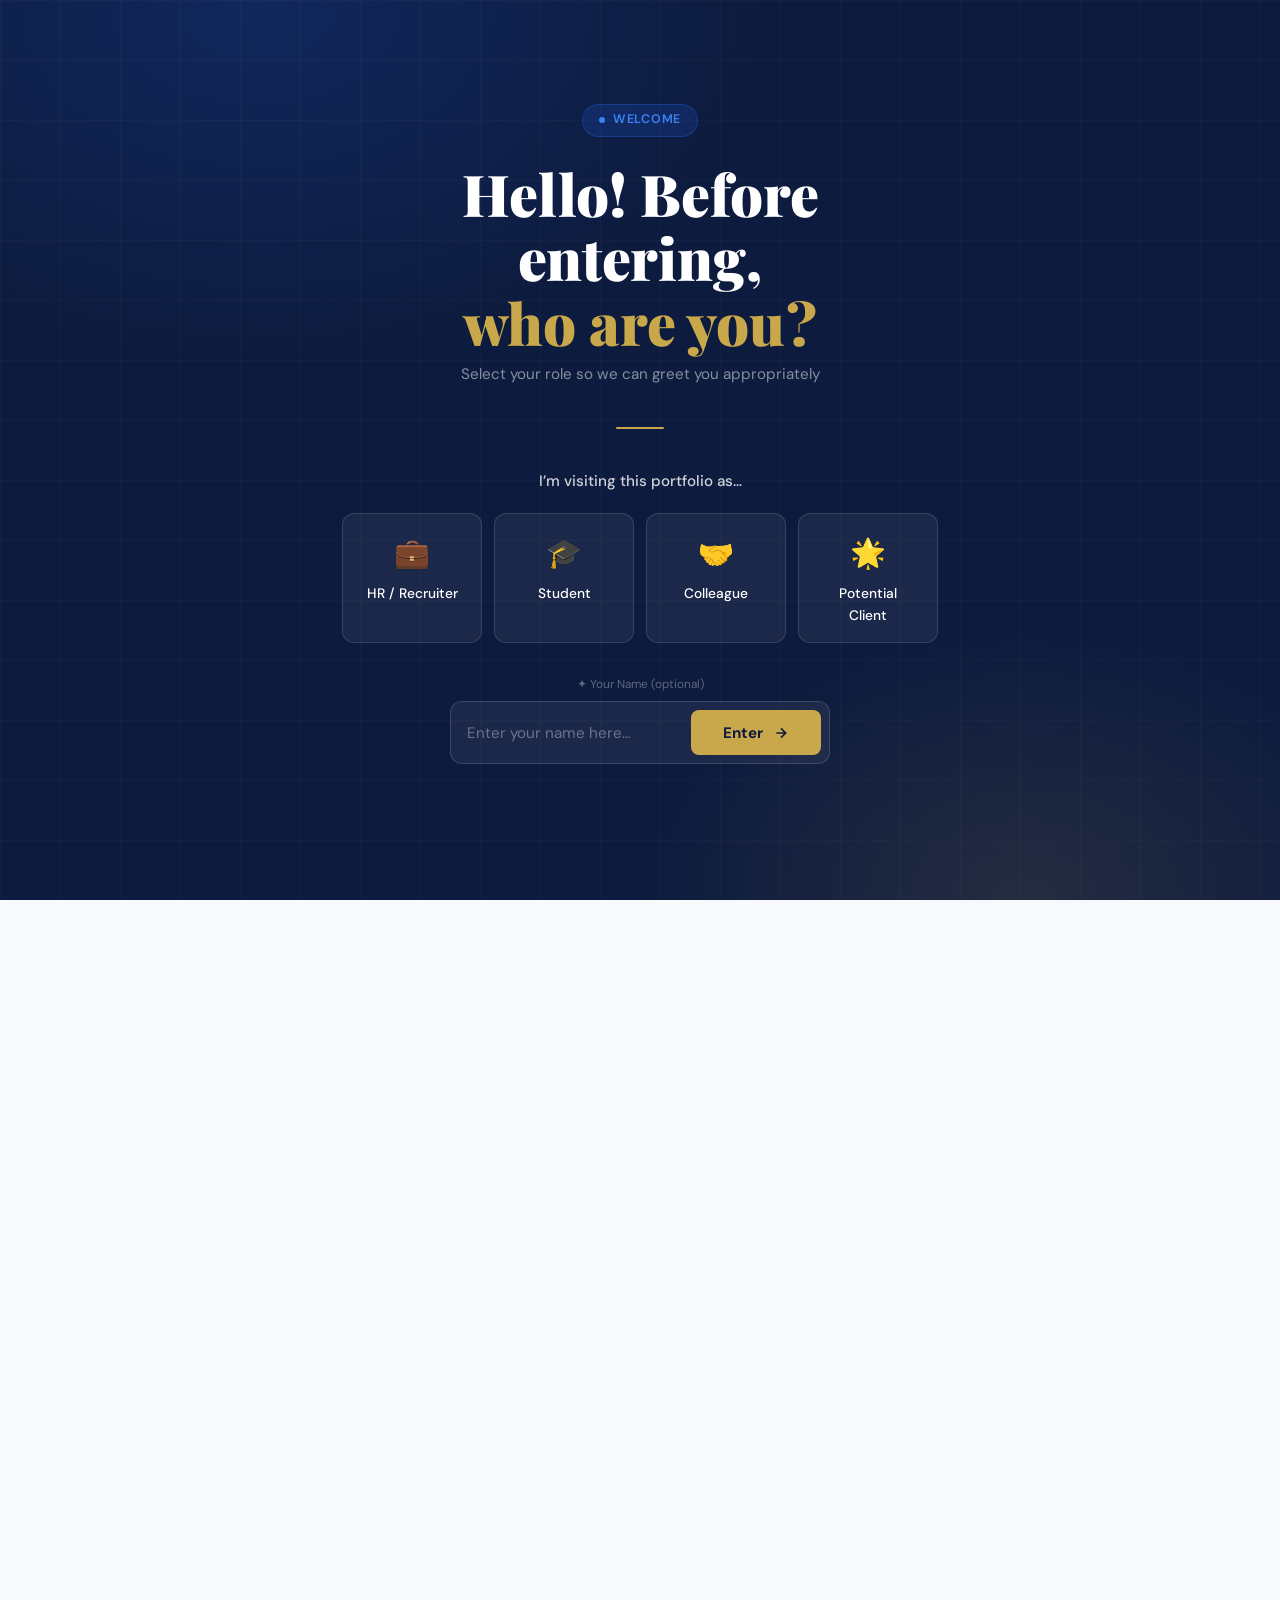
<file: index.html>
﻿<!DOCTYPE html>
<html lang="en">
<head>
  <meta charset="UTF-8" />
  <meta name="viewport" content="width=device-width, initial-scale=1.0"/>
  <title>Arkaan Hilmi Suharsoyo</title>
  <link rel="icon" type="image/png" href="assets/images/Logo Freelance.png">
  <link rel="apple-touch-icon" href="assets/images/Logo Freelance.png">
  <meta name="description" content="Master's Student in Information Systems ITS | Business Consultant | ERP Specialist | Leadership & Team Building Expert"/>
  
  <!-- Google Fonts -->
  <link rel="preconnect" href="https://fonts.googleapis.com"/>
  <link rel="preconnect" href="https://fonts.gstatic.com" crossorigin/>
  <link href="https://fonts.googleapis.com/css2?family=Playfair+Display:ital,wght@0,400;0,600;0,700;0,900;1,700&family=DM+Sans:wght@300;400;500;600&family=DM+Mono:wght@400;500&display=swap" rel="stylesheet"/>
  
  <!-- External CSS -->
  <link rel="stylesheet" href="css/style.css"/>
</head>
<body>

<!-- LANDING -->
<div id="landing">
  <div class="l-bg"><div class="l-grid"></div></div>
  <div class="l-box">
    <div class="l-badge"><span class="l-dot"></span>Welcome</div>
    <h1 class="l-title">Hello! Before entering,<br/><span>who are you?</span></h1>
    <p class="l-sub">Select your role so we can greet you appropriately</p>
    <div class="l-divider"></div>
    <p class="l-q">I’m visiting this portfolio as…</p>
    <div class="role-row">
      <div class="role-card" onclick="pickRole('HR / Recruiter',this)"><div class="role-icon">💼</div><div class="role-lbl">HR / Recruiter</div></div>
      <div class="role-card" onclick="pickRole('Student',this)"><div class="role-icon">🎓</div><div class="role-lbl">Student</div></div>
      <div class="role-card" onclick="pickRole('Colleague',this)"><div class="role-icon">🤝</div><div class="role-lbl">Colleague</div></div>
      <div class="role-card" onclick="pickRole('Potential Client',this)"><div class="role-icon">🌟</div><div class="role-lbl">Potential Client</div></div>
    </div>
    <p class="opt-lbl">✦ Your Name (optional)</p>
    <div class="name-wrap">
      <input type="text" id="vname" placeholder="Enter your name here…" maxlength="60"/>
      <button class="btn-enter" onclick="enter()">
        Enter
        <svg width="16" height="16" fill="none" viewBox="0 0 24 24" stroke="currentColor" stroke-width="2.5"><path d="M5 12h14M12 5l7 7-7 7"/></svg>
      </button>
    </div>
  </div>
</div>

<!-- NAVBAR -->
<nav id="navbar" style="display:none">
  <a href="#home" class="n-logo"><div class="n-dot"></div>Arkaan Hilmi S.</a>
  <ul class="n-links" id="nlinks">
    <li><a href="#home">Home</a></li>
    <li><a href="#education">Education</a></li>
    <li><a href="#experience">Experience</a></li>
    <li><a href="#projects">Projects</a></li>
    <li><a href="#training">Certifications</a></li>
    <li><a href="#skills-section">Skills</a></li>
    <li><a href="#gallery">Gallery</a></li>
    <li><a href="#freelance">Freelance</a></li>
    <li><a href="#msg" class="n-cta">Get in Touch</a></li>
  </ul>
  <div class="n-ham" onclick="toggleNav()"><span></span><span></span><span></span></div>
</nav>

<!-- MAIN -->
<div id="main-content">

  <!-- HOME / HERO -->
  <section id="home">
    <div class="h-blob1"></div><div class="h-blob2"></div>
    <div class="h-cont">
      <div class="h-text">
        <div class="h-badge">👋‹ <span id="hwelcome">Welcome!</span></div>
        <h1 class="h-name">Arkaan Hilmi<br/><span>Suharsoyo</span></h1>
        <div class="h-role">&gt; Master's Student in Information Systems @ ITS Surabaya</div>
        <p class="h-desc">
          A dynamic and results-driven professional with extensive leadership experience and expertise in Business Consulting, ERP Systems (SAP B1), and Business Intelligence. Leading 156 members of HMSI ITS with 96.24% KPI achievement.
        </p>
        <div class="h-tags">
          <span class="h-tag">💼 Business Consultant (SAP B1)</span>
          <span class="h-tag">📊 Machine Learning Specialist</span>
          <span class="h-tag">🤝 Chairperson HMSI ITS</span>
          <span class="h-tag">🎓 Full Scholarship Fast Track</span>
        </div>
        <div class="h-contacts">
          <a href="mailto:arkaanhilmis23@gmail.com" class="c-chip">📧 Gmail</a>
          <a href="https://linkedin.com/in/arkaanhilmisuharsoyo" target="_blank" rel="noopener" class="c-chip">💼 LinkedIn</a>
          <a href="https://github.com/ArkaanHilmiS" target="_blank" rel="noopener" class="c-chip">🐙 GitHub</a>
          <a href="https://instagram.com/arkaanhshry" target="_blank" rel="noopener" class="c-chip">📱 Instagram</a>
        </div>
        <div class="h-ctas">
          <a href="https://intip.in/PortoArkaan" target="_blank" class="btn-p">View Full Portfolio →</a>
          <a href="#msg" class="btn-o">Contact Me</a>
        </div>
      </div>
      <div class="h-card">
        <div class="p-avatar"> <img src="assets\images\Foto Hilmi.JPG" alt="Foto Hilmi"></div>
        <div class="c-name">Arkaan Hilmi Suharsoyo</div>
        <div class="c-sub">Master's Student • ITS Surabaya</div>
        <div class="s-list">
          <div class="s-item"><div class="s-label"><span class="s-name">Leadership & Team Building</span><span class="s-pct">98%</span></div><div class="s-bar"><div class="s-fill" data-w="98"></div></div></div>
          <div class="s-item"><div class="s-label"><span class="s-name">Machine Learning (Python)</span><span class="s-pct">90%</span></div><div class="s-bar"><div class="s-fill" data-w="90"></div></div></div>
          <div class="s-item"><div class="s-label"><span class="s-name">Data Visualization (Power BI)</span><span class="s-pct">85%</span></div><div class="s-bar"><div class="s-fill" data-w="85"></div></div></div>
          <div class="s-item"><div class="s-label"><span class="s-name">IT Governance (COBIT 2019)</span><span class="s-pct">85%</span></div><div class="s-bar"><div class="s-fill" data-w="85"></div></div></div>
          <div class="s-item"><div class="s-label"><span class="s-name">Web Development (Next.js, HTML, CSS, JavaScript)</span><span class="s-pct">78%</span></div><div class="s-bar"><div class="s-fill" data-w="78"></div></div></div>
          <div class="s-item"><div class="s-label"><span class="s-name">Mobile Development (Flutter)</span><span class="s-pct">78%</span></div><div class="s-bar"><div class="s-fill" data-w="78"></div></div></div>
          <div class="s-item"><div class="s-label"><span class="s-name">IoT Development (Raspberry Pi)</span><span class="s-pct">70%</span></div><div class="s-bar"><div class="s-fill" data-w="70"></div></div></div>
        </div>
        <div class="h-stats">
          <div class="stat-b"><div class="stat-n">3.66/4.00</div><div class="stat-l">GPA</div></div>
          <div class="stat-b"><div class="stat-n">156 Members</div><div class="stat-l">Team Lead HMSI</div></div>
          <div class="stat-b"><div class="stat-n">96.24%</div><div class="stat-l">KPI HMSI ITS</div></div>
        </div>
      </div>
    </div>
  </section>

  <!-- EDUCATION -->
  <section id="education" class="section s-white">
    <div class="container">
      <div class="sec-hdr reveal">
        <div class="sec-tag">🎓 Education</div> 
        <h2 class="sec-title">Academic Background</h2>
        <div class="sec-div"></div>
        <p class="sec-desc">An academic journey that built the foundation of knowledge and technical competence</p>
      </div>
      <div class="edu-card reveal">
        <div class="edu-logo"><img src="assets/images/Lambang ITS.png" alt="Logo ITS" /></div>
        <div>
          <div class="edu-period">2022 — 2026</div>
          <div class="edu-school">Institut Teknologi Sepuluh Nopember</div>
          <div class="edu-major">Information Systems · Faculty of Intelligent Electrical and Informatics Technology (FTEIC)</div>
          <div class="edu-meta">
            <span class="e-badge">📍 Surabaya, Indonesia</span>
            <span class="e-badge gld">⭐ GPA 3.66/4.00</span>
            <span class="e-badge">Bachelor of Information Systems</span>
          </div>
          <div class="edu-res">
            <h4>Key Achievements & Coursework</h4>
            <ul>
              <li>Applied Software Requirements Specification (SRS) methodologies to identify platform requirements, supported by empathy mapping to define user needs and UI/UX directions.</li>
              <li>Learned IT governance and management using the COBIT framework to evaluate and align technology with organizational objectives.</li>
              <li>Integrated Excel with Power BI to design KPI monitoring dashboards and performance evaluationsystems.</li>
              <li>Implemented CI/CD pipelines in DevOps using Microsoft Azure for automated build anddeployment processes.</li>
              <li>Developed an IoT- and Machine Learning-based egg classification system using three parameters: shell quality, weight, andfreshness level.</li>
              <li>Produced an automated grading output (Grade A, B, C) with 100% classification accuracy on testing using 10 egg samples.</li>
              <li>Studied cybersecurity fundamentals and computer network design and management, supported by multiple academic and practical portfolios demonstrating applied learning.</li>
            </ul>
          </div>
          <div class="edu-docs">
            <div class="doc-chip">📄 Chairperson Of HMSI ITS 2025</div>
            <div class="doc-chip">🏆 More Than 15 Event & Organization</div>
            <div class="doc-chip">📋 More Than 40 Speakers and Facilitators</div>
            <div class="doc-chip">🔎 20 Projects From Various Domains</div>
          </div>
        </div>
      </div>
      <div class="edu-card reveal d1">
        <div class="edu-logo"><img src="assets/images/Lambang ITS.png" alt="Logo ITS" /></div>
        <div>
          <div class="edu-period">2026 — Present</div>
          <div class="edu-school">Institut Teknologi Sepuluh Nopember</div>
          <div class="edu-major">Information Systems · Faculty of Intelligent Electrical and Informatics Technology (FTEIC)</div>
          <div class="edu-meta">
            <span class="e-badge">📍 Surabaya, Indonesia</span>
            <span class="e-badge gld">⭐ GPA 3.75/4.00</span>
            <span class="e-badge">Master of Information Systems</span>
          </div>
          <div class="edu-res">
            <h4>Key Achievements & Research</h4>
            <ul>
              <li>Awarded a full scholarship under the Fast Track Program, completing combined Bachelor’s and Master’s degrees within 5 years.</li>
              <li>Served as a Laboratory Assistant for IT Infrastructure and Information Security, supporting laboratory operations and assisting undergraduate students in final-year project (thesis) mentoring.</li>
              <li>Contributed to academic support activities by guiding students in technical implementation and problem-solving related to infrastructure and security topics.</li>
            </ul>
          </div>
          <div class="edu-docs">
            <div class="doc-chip">📄 Three Times Lecture Assistant</div>
            <div class="doc-chip">🏆 Full Scholarship Fasttrack Master Degree</div>
            <div class="doc-chip">📋 IKTI Laboratory Assistant</div>
            <div class="doc-chip">🔎 Two Research Projects</div>
          </div>
        </div>
      </div>
    </div>
  </section>

  <!-- EXPERIENCE -->
  <section id="experience" class="section s-light">
    <div class="container">
      <div class="sec-hdr reveal">
        <div class="sec-tag">💼 Experience</div>
        <h2 class="sec-title">Organization & Work</h2>
        <div class="sec-div"></div>
        <p class="sec-desc">A track record of contributions in campus organizations and professional experience</p>
      </div>
      <div class="exp-grid">
        <div class="exp-card reveal">
          <span class="exp-type t-org" style="background: #e7eeff; color: #011848;">Organization</span>
          <div class="exp-icon i-org" style="background: #e7eeff"><img src="assets\images\Logo_HMSI_HD.png" alt="Logo HMSI"></div>
          <div class="exp-period">February 2025 - February 2026</div>
          <div class="exp-title">Chairman HMSI</div>
          <div class="exp-org">Information Systems Student Association — ITS</div>
          <p class="exp-desc">Led an organizational transformation of a 156-member volunteer-based organization across 8 departments by restructuring governance, internal management systems, and capacity-building initiatives, achieving a 96.24% KPI fulfillment rate while sustaining the title of Best Information Media Student Organization across ITS for five consecutive years. Formulated strategic organizational direction by overseeing 92 programs aligned with student needs and departmental objectives, positioning the organization as a structured and inclusive alternative learning space.</p>
        </div>
        <div class="exp-card reveal d3">
          <span class="exp-type t-work">Work</span>
          <div class="exp-icon i-work" style="background: #c8faff; padding: 3px;"><img src="assets\images\Logo Freelance.png" alt="Logo Freelance"></div>
          <div class="exp-period">2024 — Now</div>
          <div class="exp-title">All Roles Freelance</div>
          <div class="exp-org">Arkaan Expert Freelance — Indonesia</div>
          <p class="exp-desc">Delivered end-to-end freelance solutions across diverse technical and creative domains, including full-stack website and mobile application development, pitch deck and presentation design, data analytics and machine learning model development, and business analysis for system implementation. Extended services to IoT project development, academic document formatting and report writing for theses and assignments, problem-solving support across mathematics, physics, and chemistry, and technical design work using ArcGIS, SketchUp, and AutoCAD consistently adapting to varied client needs and delivering quality outputs across industries and disciplines.</p>
        </div>
        <div class="exp-card reveal d2">
          <span class="exp-type t-org" style="background: #fffce3; color: #70648d;">Organization</span>
          <div class="exp-icon i-org" style="background: #fffce3"><img src="assets\images\Logo ITEX.png" alt="Logo ITEX"></div>
          <div class="exp-period">March - November 2024</div>
          <div class="exp-title">Director of Technical Division</div>
          <div class="exp-org">ITS Expo — Indonesia</div>
          <p class="exp-desc">Led technical operations across four sub-divisions by coordinating cross-division requests, managing vendor collaboration, and deploying staff for critical operational posts, ensuring timely fulfillment of all equipment, medical, consumption, and security needs. Successfully enabled the smooth and safe execution of 3 sub-events and 3 main events without operational disruption through structured fulfillment planning, centralized budget coordination, and efficient resource management.</p>
        </div>
        <div class="exp-card reveal d1">
          <span class="exp-type t-org">Work</span>
          <div class="exp-icon i-org"><img src="assets\images\Lambang ITS.png" alt="Lambang ITS"></div>
          <div class="exp-period">2022 — Now</div>
          <div class="exp-title">Academic Mentor and Lecture Assistant</div>
          <div class="exp-org">Various Lesson and Academic Grades — Surabaya</div>
          <p class="exp-desc">Provided academic support and guidance to students across various subjects, including mathematics, programming, and research competition. Assisted in preparing lecture materials and conducted tutorial sessions to enhance student understanding and performance.</p>
        </div>
        <div class="exp-card reveal">
          <span class="exp-type t-org">Organization</span>
          <div class="exp-icon i-org"><img src="assets\images\Logo ISE.png" alt="Logo ISE"></div>
          <div class="exp-period">February - October 2024</div>
          <div class="exp-title">Vice Director of Public Relation Division</div>
          <div class="exp-org">Information Systems Expo — Java</div>
          <p class="exp-desc">Coordinated and executed outreach initiatives for Information Systems Expo (ISE!) 2024, a large-scale annual event by HMSI ITS encompassing competitions (BIONIX and RISE), education programs (ISE! Academy), and a closing expo (ICON), managing school roadshows across 85 schools online and offline, and securing collaboration with more than 25 media partners to amplify event reach. Successfully drove registrations exceeding targets in key programs — attracting 160 IS Class participants (267% of the 60-person target), 155 verified RISE teams (124% of target), and 100 ISE! Academy Beginner participants (333% of target) — while continuously refining branding strategies, regional outreach distribution, and registration timeline alignment to maximize promotional impact.</p>
        </div>
        <div class="exp-card reveal d1">
          <span class="exp-type t-work">Work</span>
          <div class="exp-icon i-work"><img src="assets\images\LOGO IDU.png" alt="Logo IDU"></div>
          <div class="exp-period">June — August 2025</div>
          <div class="exp-title">Business Consultant SAP B1 Intern</div>
          <div class="exp-org">ERP Consulting Company — Indonesia</div>
          <p class="exp-desc">Analyzed and aligned ERP systems with diverse client business processes by identifying gaps between standard workflows and existing operational flows, conducting business process mapping, evaluating customization boundaries, and recommending improvements aligned with ERP best practices. Proposed tailored SAP Business One (SAP B1) integration solutions by balancing system standardization with necessary customization to meet client operational needs, and developed structured ERP blueprints documented through Minutes of Meeting (MoM) as implementation references for developers. Successfully managed the end-to-end process from requirement gathering, stakeholder alignment, and system analysis through to the completion of the ERP blueprint phase.</p>
        </div>
      </div>
    </div>
  </section>

  <!-- PROJECTS -->
  <!-- PROJECTS -->
  <section id="projects" class="section s-white">
    <div class="container">
      <div class="sec-hdr reveal">
        <div class="sec-tag">🚀 Projects</div>
        <h2 class="sec-title">Works & Projects</h2>
        <div class="sec-div"></div>
        <p class="sec-desc">A collection of projects spanning web development, data science, and beyond</p>
      </div>
      <div class="proj-grid">
        <div class="proj-card reveal"><div class="proj-thumb" style="background:linear-gradient(135deg,#1a2f5e,#2563eb)">🌐</div><div class="proj-body"><div class="proj-tags"><span class="proj-tag">Next.js</span><span class="proj-tag">React</span><span class="proj-tag">Tailwind</span></div><div class="proj-name">Information Management System</div><p class="proj-desc">A full-stack web application for data management featuring real-time analytics dashboard and secure authentication.</p><div class="proj-foot"><a href="#" class="proj-link">🔗 Live Demo</a><a href="#" class="proj-link">📁 GitHub</a></div></div></div>
        <div class="proj-card reveal d1"><div class="proj-thumb" style="background:linear-gradient(135deg,#0d1b3e,#1e3a6e)">📊</div><div class="proj-body"><div class="proj-tags"><span class="proj-tag">Power BI</span><span class="proj-tag">Python</span><span class="proj-tag">Pandas</span></div><div class="proj-name">Power BI Analytics Dashboard</div><p class="proj-desc">Interactive data visualization with charts, KPI cards, and drill-down capabilities for business decision-making.</p><div class="proj-foot"><a href="#" class="proj-link">🔗 View Dashboard</a><a href="#" class="proj-link">📄 Report</a></div></div></div>
        <div class="proj-card reveal d2"><div class="proj-thumb" style="background:linear-gradient(135deg,#1e3a6e,#c9a84c)">🤖</div><div class="proj-body"><div class="proj-tags"><span class="proj-tag">Python</span><span class="proj-tag">Scikit-learn</span><span class="proj-tag">TensorFlow</span></div><div class="proj-name">Machine Learning Model</div><p class="proj-desc">Predictive models using classification and regression algorithms for high-accuracy real-world data analysis.</p><div class="proj-foot"><a href="#" class="proj-link">🐍 Notebook</a><a href="#" class="proj-link">📁 GitHub</a></div></div></div>
        <div class="proj-card reveal"><div class="proj-thumb" style="background:linear-gradient(135deg,#2a4a8a,#0d1b3e)">📱</div><div class="proj-body"><div class="proj-tags"><span class="proj-tag">HTML/CSS</span><span class="proj-tag">JavaScript</span><span class="proj-tag">Responsive</span></div><div class="proj-name">Interactive Portfolio Website</div><p class="proj-desc">A modern portfolio website with smooth animations, interactive landing page, and PowerPoint export feature.</p><div class="proj-foot"><a href="#" class="proj-link">🔗 Live Site</a><a href="#" class="proj-link">📁 Source</a></div></div></div>
        <div class="proj-card reveal d1"><div class="proj-thumb" style="background:linear-gradient(135deg,#0d1b3e,#2563eb)">📸</div><div class="proj-body"><div class="proj-tags"><span class="proj-tag">Photography</span><span class="proj-tag">Videography</span><span class="proj-tag">Editing</span></div><div class="proj-name">Creative Visual Content</div><p class="proj-desc">Photo and video content production for event documentation, promotion, and educational institution social media.</p><div class="proj-foot"><a href="#" class="proj-link">🖼️ Visual Portfolio</a></div></div></div>
        <div class="proj-card reveal d2"><div class="proj-thumb" style="background:linear-gradient(135deg,#1a2f5e,#c9a84c)">📝</div><div class="proj-body"><div class="proj-tags"><span class="proj-tag">Report</span><span class="proj-tag">Analysis</span><span class="proj-tag">Research</span></div><div class="proj-name">Research & Scientific Reports</div><p class="proj-desc">Academic and scientific report writing with structured methodology, in-depth analysis, and data visualization.</p><div class="proj-foot"><a href="#" class="proj-link">📄 Read Report</a></div></div></div>
      </div>
    </div>
  </section>

  <!-- TRAINING -->
<section id="training" class="section s-light">
  <div class="container">
    <div class="sec-hdr reveal">
      <div class="sec-tag">🚀 Certifications</div>
      <h2 class="sec-title">Certifications & Training</h2>
      <div class="sec-div"></div>
      <p class="sec-desc">Professional training programs and certifications that strengthen core competencies</p>
    </div>
    <div class="train-grid">
      <div class="train-card reveal d1">
        <div class="train-icon" style="background: #c8faff;"><img src="assets\images\Logo Skill Academy.png" alt="Skill Academy Logo"></div>
        <div>
          <div class="train-yr">April–June 2026</div>
          <div class="train-name">Mastering AI Batch 11</div>
          <div class="train-org">Skill Academy Ruang Guru — Extra Pre-Python</div>
          <p class="train-desc">
            Comprehensive AI mastery program covering the full spectrum from Python fundamentals to advanced AI applications including Agentic AI and production deployment.
            <br><br>
            <strong>Complete Learning Modules:</strong>
            <br>
            • <strong>Career in AI:</strong> AI career paths, industry applications, and professional development
            <br>
            • <strong>Python Basics:</strong> Programming fundamentals, data structures, control flow, and functions
            <br>
            • <strong>AI-Assisted Programming:</strong> Using AI tools (GitHub Copilot, ChatGPT) for code generation and debugging
            <br>
            • <strong>Workflow Automation:</strong> Automating repetitive tasks and building efficient data pipelines
            <br>
            • <strong>Machine Learning:</strong> Supervised/unsupervised learning, model training, evaluation, and deployment
            <br>
            • <strong>Deep Learning:</strong> Neural networks, CNNs, RNNs, and deep learning frameworks
            <br>
            • <strong>PyTorch:</strong> Building and training deep learning models with PyTorch
            <br>
            • <strong>Visual Models:</strong> Computer vision, image classification, object detection
            <br>
            • <strong>Prompt Engineering & RAG:</strong> LLM optimization, retrieval-augmented generation for AI applications
            <br>
            • <strong>Natural Language Processing:</strong> Text processing, sentiment analysis, language models
            <br>
            • <strong>Agentic AI:</strong> Building autonomous AI agents and multi-agent systems
            <br>
            • <strong>Final Project:</strong> End-to-end AI solution from conception to deployment
            <br>
            • <strong>Soft Skills:</strong> Communication, teamwork, and professional collaboration in tech projects
          </p>
        </div>
      </div>

      <div class="train-card reveal">
        <div class="train-icon" style="background: #c8faff;"><img src="assets\images\Logo Google.png" alt="Google Logo"></div>
        <div>
          <div class="train-yr">2025–2026</div>
          <div class="train-name">Google Professional Certifications</div>
          <div class="train-org">Google Developer Program & Google Cloud</div>
          <p class="train-desc">
            Multiple certifications and recognitions from Google across developer programs, cloud innovation, and professional skills development.
            <br><br>
            <strong>Certifications Achieved:</strong>
            <br>
            • <strong>Google Developer Program — Premium Tier (Feb 2026):</strong> Recognized as premium tier member with access to exclusive resources, early access programs, and elite Google developer community
            <br>
            • <strong>Android Studio User Certification (Jul 2025):</strong> Proficient in Android Studio IDE for mobile application development and the broader Android ecosystem
            <br>
            • <strong>Google Cloud Innovator (Feb 2025):</strong> Recognized for contributions to cloud technology adoption and innovation within the developer community
            <br>
            • <strong>Google Skills Certification (Feb 2025):</strong> Demonstrated proficiency in Google Workspace tools including Docs, Sheets, Drive, and productivity optimization
            <br><br>
            <strong>Key Competencies:</strong>
            <br>
            • Android app development using Kotlin and Java in Android Studio
            <br>
            • Google Cloud Platform services and cloud architecture best practices
            <br>
            • Google Workspace administration and advanced productivity techniques
            <br>
            • Access to exclusive Google developer resources and networking opportunities
          </p>
        </div>
      </div>

      <div class="train-card reveal d2">
        <div class="train-icon" style="background: #c8faff;"><img src="assets\images\Logo SAP.png" alt="SAP Logo"></div>
        <div>
          <div class="train-yr">May–June 2024</div>
          <div class="train-name">SAP S/4HANA Certification</div>
          <div class="train-org">SAP</div>
          <p class="train-desc">
            Completed comprehensive training and certification on SAP S/4HANA covering ERP fundamentals, business process integration, and system usage across core enterprise modules.
            <br><br>
            <strong>Key Topics Covered:</strong>
            <br>
            • Enterprise Resource Planning (ERP) fundamentals and architecture
            <br>
            • Business process integration across Finance, Supply Chain, Sales, and HR modules
            <br>
            • SAP S/4HANA navigation, configuration, and system administration
            <br>
            • Master data management and transactional processing
            <br>
            • Reporting, analytics, and SAP Fiori user experience
          </p>
        </div>
      </div>

      <div class="train-card reveal d3">
        <div class="train-icon" style="background: #c8faff;"><img src="assets\images\Logo Cisco.jpg" alt="Cisco Logo"></div>
        <div>
          <div class="train-yr">2024</div>
          <div class="train-name">DevNet Associate</div>
          <div class="train-org">Cisco Networking Academy</div>
          <p class="train-desc">
            Gained foundational skills in network automation, APIs, and DevOps concepts essential for modern software-defined infrastructure.
            <br><br>
            <strong>Skills & Knowledge Acquired:</strong>
            <br>
            • Network automation using Python and scripting
            <br>
            • RESTful APIs and API consumption for network programmability
            <br>
            • DevOps methodologies and CI/CD pipeline fundamentals
            <br>
            • Software development practices for network engineers
            <br>
            • Version control with Git and collaboration workflows
            <br>
            • Infrastructure as Code (IaC) concepts and implementation
          </p>
        </div>
      </div>

      <div class="train-card reveal">
        <div class="train-icon" style="background: #c8faff;"><img src="assets\images\Logo My Skill.png" alt="MySkill Logo"></div>
        <div>
          <div class="train-yr">August–October 2023</div>
          <div class="train-name">Data Analysis: Fullstack Intensive Bootcamp</div>
          <div class="train-org">MySkill</div>
          <p class="train-desc">
            Completed an intensive 3-month bootcamp covering end-to-end data analysis fundamentals from data collection to visualization and insight generation.
            <br><br>
            <strong>Comprehensive Curriculum:</strong>
            <br>
            • <strong>Statistics:</strong> Descriptive and inferential statistics, probability distributions, hypothesis testing
            <br>
            • <strong>Data Wrangling:</strong> Data formatting, cleansing, transformation, and handling missing values
            <br>
            • <strong>SQL:</strong> Database queries, joins, aggregations, and data extraction from relational databases
            <br>
            • <strong>Python for Analysis:</strong> Pandas, NumPy for data manipulation and exploratory data analysis (EDA)
            <br>
            • <strong>Data Visualization:</strong> Matplotlib, Seaborn for creating insightful charts and dashboards
            <br>
            • <strong>Business Intelligence:</strong> Translating data insights into actionable business recommendations
          </p>
        </div>
      </div>

      <div class="train-card reveal d1">
        <div class="train-icon" style="background: #c8faff;"><img src="assets\images\Logo Cisco.jpg" alt="Cisco Logo"></div>
        <div>
          <div class="train-yr">2023</div>
          <div class="train-name">CCNA: Introduction to Networks</div>
          <div class="train-org">Cisco Networking Academy</div>
          <p class="train-desc">
            Learned networking fundamentals essential for designing, implementing, and troubleshooting modern network infrastructures.
            <br><br>
            <strong>Core Networking Concepts:</strong>
            <br>
            • <strong>Network Architecture:</strong> OSI and TCP/IP models, network topologies, and design principles
            <br>
            • <strong>Network Protocols:</strong> Ethernet, IPv4/IPv6, TCP, UDP, DHCP, DNS, and routing protocols
            <br>
            • <strong>IP Addressing:</strong> Subnetting, VLSM, IPv4/IPv6 addressing schemes and calculations
            <br>
            • <strong>Switching & Routing:</strong> Layer 2 switching, VLAN configuration, static and dynamic routing
            <br>
            • <strong>Network Security:</strong> Basic security concepts, ACLs, port security, and threat mitigation
            <br>
            • <strong>Troubleshooting:</strong> Network diagnostic tools and systematic troubleshooting methodologies
          </p>
        </div>
      </div>

    </div>
  </div>
  </section>

  <!-- SKILLS -->
  <section id="skills-section" class="section s-white">
    <div class="container">
      <div class="sec-hdr reveal">
        <div class="sec-tag">⚡ Skills</div>
        <h2 class="sec-title">Skills & Future Interests</h2>
        <div class="sec-div"></div>
      </div>
      <div class="sk-wrap">
        <div>
          <!-- Programming & Tech -->
          <div class="sk-cat reveal">
            <div class="sk-cat-title">💻 Programming & Tech</div>
            <div class="sk-tags">
              <span class="sk-tag">🐍 Python</span>
              <span class="sk-tag">☕ Java</span>
              <span class="sk-tag">🟨 JavaScript</span>
              <span class="sk-tag">⚛️ React / Next.js</span>
              <span class="sk-tag">🗄️ SQL / SSMS</span>
              <span class="sk-tag">📦 Node.js</span>
              <span class="sk-tag">🐘 PHP / Laravel</span>
              <span class="sk-tag">🌐 HTML / CSS</span>
            </div>
          </div>

          <!-- Data & Analytics -->
          <div class="sk-cat reveal d1">
            <div class="sk-cat-title">📊 Data & Analytics</div>
            <div class="sk-tags">
              <span class="sk-tag">📊 Power BI</span>
              <span class="sk-tag">🐼 Pandas / NumPy</span>
              <span class="sk-tag">🤖 Machine Learning</span>
              <span class="sk-tag">🧠 Deep Learning / PyTorch</span>
              <span class="sk-tag">👁️ Computer Vision</span>
              <span class="sk-tag">📈 Data Visualization</span>
              <span class="sk-tag">🔮 Predictive Analytics</span>
              <span class="sk-tag">📋 Excel Advanced</span>
            </div>
          </div>

          <!-- Business & ERP -->
          <div class="sk-cat reveal d2">
            <div class="sk-cat-title">💼 Business & ERP</div>
            <div class="sk-tags">
              <span class="sk-tag">💼 SAP Business One</span>
              <span class="sk-tag">📊 Business Intelligence</span>
              <span class="sk-tag">🎯 IT Project Management</span>
              <span class="sk-tag">🔄 Systems Integration</span>
              <span class="sk-tag">📋 COBIT 2019</span>
              <span class="sk-tag">💡 Business Process Analysis</span>
            </div>
          </div>

          <!-- Tools & Platforms -->
          <div class="sk-cat reveal d3">
            <div class="sk-cat-title">🛠️ Tools & Platforms</div>
            <div class="sk-tags">
              <span class="sk-tag">💻 VS Code</span>
              <span class="sk-tag">🐙 Git / GitHub</span>
              <span class="sk-tag">🐳 Docker</span>
              <span class="sk-tag">☁️ Google Cloud Platform</span>
              <span class="sk-tag">🔷 Microsoft Azure</span>
              <span class="sk-tag">📓 Jupyter Notebook</span>
              <span class="sk-tag">🎨 Figma</span>
              <span class="sk-tag">🎬 Canva</span>
              <span class="sk-tag">📝 Microsoft Office Suite</span>
            </div>
          </div>

          <!-- Security & Infrastructure -->
          <div class="sk-cat reveal">
            <div class="sk-cat-title">🔒 Security & Infrastructure</div>
            <div class="sk-tags">
              <span class="sk-tag">🔐 Cybersecurity Testing</span>
              <span class="sk-tag">🌐 Network Design</span>
              <span class="sk-tag">🔌 CCNA / Cisco</span>
              <span class="sk-tag">🤖 DevNet / Network Automation</span>
              <span class="sk-tag">🔧 IT Infrastructure</span>
              <span class="sk-tag">🛡️ Information Security</span>
            </div>
          </div>

          <!-- Soft Skills & Leadership -->
          <div class="sk-cat reveal d1">
            <div class="sk-cat-title">👥 Leadership & Soft Skills</div>
            <div class="sk-tags">
              <span class="sk-tag">🎯 Strategic Planning</span>
              <span class="sk-tag">👔 Organizational Leadership</span>
              <span class="sk-tag">🤝 Stakeholder Management</span>
              <span class="sk-tag">💬 Communication & Presentation</span>
              <span class="sk-tag">🎤 Public Speaking</span>
              <span class="sk-tag">🧩 Problem Solving</span>
              <span class="sk-tag">📊 Data-Driven Decision Making</span>
            </div>
          </div>
        </div>

        <!-- FUTURE INTERESTS - UPDATED -->
        <div>
          <div class="sec-tag" style="margin-bottom:1rem">🔭 Future Career Interests</div>
          <div class="int-grid reveal">
            
            <!-- Business Consultant -->
            <div class="int-card">
              <div class="int-icon">💼</div>
              <div class="int-name">Business Consultant</div>
              <div class="int-desc">Strategic business analysis and ERP implementation</div>
            </div>

            <!-- Business Intelligence Analyst -->
            <div class="int-card">
              <div class="int-icon">📊</div>
              <div class="int-name">Business Intelligence Analyst</div>
              <div class="int-desc">Data-driven insights and decision support systems</div>
            </div>

            <!-- Enterprise Architect -->
            <div class="int-card">
              <div class="int-icon">🏗️</div>
              <div class="int-name">Enterprise Architect</div>
              <div class="int-desc">Designing scalable enterprise solutions</div>
            </div>

            <!-- ML/IoT Engineer -->
            <div class="int-card">
              <div class="int-icon">🤖</div>
              <div class="int-name">ML/IoT Engineer</div>
              <div class="int-desc">Intelligent systems and automation</div>
            </div>

            <!-- Tech Leadership -->
            <div class="int-card">
              <div class="int-icon">👥</div>
              <div class="int-name">Tech Leadership</div>
              <div class="int-desc">Leading technical teams and innovation</div>
            </div>

            <!-- Educator / Mentor -->
            <div class="int-card">
              <div class="int-icon">🎓</div>
              <div class="int-name">Educator / Mentor</div>
              <div class="int-desc">Knowledge sharing and capacity building</div>
            </div>

          </div>
        </div>
      </div>
    </div>
  </section>

  <!-- GALLERY -->
  <section id="gallery" class="section s-light">
    <div class="container">
      <div class="sec-hdr reveal">
        <div class="sec-tag">🖼️ Gallery</div>
        <h2 class="sec-title">Attachments & Gallery</h2>
        <div class="sec-div"></div>
        <p class="sec-desc">Valuable moments and documentation from academic and professional journeys</p>
      </div>
      <div class="gal-grid">
        <div class="gal-item reveal"><div class="gal-icon">🎓</div><div class="gal-lbl">Campus Activities</div></div>
        <div class="gal-item reveal d1"><div class="gal-icon">💻</div><div class="gal-lbl">Coding Workshops</div></div>
        <div class="gal-item reveal d2"><div class="gal-icon">📸</div><div class="gal-lbl">Photography Projects</div></div>
        <div class="gal-item reveal d3"><div class="gal-icon">🏆</div><div class="gal-lbl">Awards & Certificates</div></div>
        <div class="gal-item reveal"><div class="gal-icon">🤝</div><div class="gal-lbl">Organization Events</div></div>
        <div class="gal-item reveal d1"><div class="gal-icon">🎬</div><div class="gal-lbl">Video Projects</div></div>
        <div class="gal-item reveal d2"><div class="gal-icon">📊</div><div class="gal-lbl">Dashboards & Visualizations</div></div>
        <div class="gal-item reveal d3"><div class="gal-icon">🌟</div><div class="gal-lbl">Highlights</div></div>
      </div>
    </div>
  </section>

  <!-- MESSAGE -->
  <section id="msg" class="section s-white">
    <div class="container">
      <div class="sec-hdr reveal">
        <div class="sec-tag">✉️ Contact</div>
        <h2 class="sec-title">Leave a Message</h2>
        <div class="sec-div"></div>
        <p class="sec-desc">Have a question, suggestion, or interested in collaborating? I’d love to hear from you!</p>
      </div>
      <div class="msg-wrap reveal">
        <div class="f-row">
          <div class="f-group"><label class="f-lbl">Full Name</label><input type="text" id="mn" class="f-inp" placeholder="Your name"/></div>
          <div class="f-group"><label class="f-lbl">Email / WhatsApp</label><input type="text" id="mc" class="f-inp" placeholder="email@example.com"/></div>
        </div>
        <div class="f-group"><label class="f-lbl">Purpose</label>
          <select id="mp" class="f-sel">
            <option value="">Select a purpose…</option>
            <option>Recruitment / Job Opportunity</option>
            <option>Project Collaboration</option>
            <option>Freelance Services</option>
            <option>General Inquiry</option>
            <option>Feedback & Suggestions</option>
            <option>Other</option>
          </select>
        </div>
        <div class="f-group"><label class="f-lbl">Message</label><textarea id="mm" class="f-ta" placeholder="Write your message here…"></textarea></div>
        <button class="btn-send" onclick="sendMsg()">📤 Send Message</button>
        <div class="ok-msg" id="ok-msg">✅ Thank you! Your message has been received. Arkaan will get back to you shortly.</div>
      </div>
    </div>
  </section>

  <!-- FREELANCE -->
  <section id="freelance" class="section s-navy">
    <div class="fl-bg"></div>
    <div class="container">
      <div class="fl-hdr reveal">
        <div class="fl-badge"><span class="avail-dot"></span>Open for Work</div>
        <h2 class="sec-title sec-title-w">Freelance & Remote Services</h2>
        <div class="sec-div"></div>
        <p class="sec-desc" style="color:rgba(255,255,255,.52)">Available for freelance and remote work across various fields of expertise</p>
      </div>
      <div class="fl-grid">
        <div class="fl-card reveal"><div class="fl-emoji">🌐</div><div class="fl-name">Website Development</div><div class="fl-desc">Landing pages, company profiles, portfolios, professional online stores</div></div>
        <div class="fl-card reveal d1"><div class="fl-emoji">📐</div><div class="fl-name">Mathematics Tutoring</div><div class="fl-desc">Calculus, statistics, linear algebra, discrete mathematics</div></div>
        <div class="fl-card reveal d2"><div class="fl-emoji">💻</div><div class="fl-name">Programming Tutoring</div><div class="fl-desc">Python, JavaScript, web development, databases, algorithms</div></div>
        <div class="fl-card reveal d3"><div class="fl-emoji">📝</div><div class="fl-name">Reports & Assignments</div><div class="fl-desc">Internship reports, coursework, scientific papers, academic manuscripts</div></div>
        <div class="fl-card reveal"><div class="fl-emoji">📊</div><div class="fl-name">Power BI Visualization</div><div class="fl-desc">Interactive dashboards, data reports, business KPI tracking</div></div>
        <div class="fl-card reveal d1"><div class="fl-emoji">🤖</div><div class="fl-name">Machine Learning</div><div class="fl-desc">Predictive models, classification, clustering, NLP, computer vision</div></div>
        <div class="fl-card reveal d2"><div class="fl-emoji">📸</div><div class="fl-name">Photography</div><div class="fl-desc">Events, products, portraits, professional documentation</div></div>
        <div class="fl-card reveal d3"><div class="fl-emoji">🎬</div><div class="fl-name">Videography</div><div class="fl-desc">Company profiles, events, creative social media content</div></div>
      </div>
      <div class="fl-cta reveal">
        <p style="color:rgba(255,255,255,.5);margin-bottom:1.2rem;font-size:.88rem">Interested? Let’s discuss your needs further!</p>
        <a href="#msg" class="btn-enter" style="text-decoration:none">
          💬 Get in Touch
          <svg width="16" height="16" fill="none" viewBox="0 0 24 24" stroke="currentColor" stroke-width="2.5"><path d="M5 12h14M12 5l7 7-7 7"/></svg>
        </a>
      </div>
    </div>
  </section>

  <!-- DOWNLOAD PPT -->
  <section id="ppt-sec">
    <div class="ppt-wrap reveal">
      <div class="ppt-icon">📊</div>
      <div class="ppt-title">Download as Presentation</div>
      <p class="ppt-desc">Need a presentation version of this portfolio? Automatically download as a PowerPoint (PPTX) file, ready to use for recruitment, seminars, or other purposes.</p>
      <button class="btn-ppt" onclick="dlPPT()">⬇️ Download Portfolio.pptx</button>
      <div id="ppt-prog">
        <div class="prog-bar"><div class="prog-fill" id="pfill"></div></div>
        <div id="ppt-status">Preparing…</div>
      </div>
    </div>
  </section>

  <footer>
    <p>© 2026 <strong>Arkaan Hilmi Suharsoyo</strong> · Master's Student in Information Systems, ITS Surabaya</p>
    <p style="margin-top:.4rem">Chairperson HMSI ITS • Business Consultant • ERP Specialist</p>
  </footer>

</div><!-- /main-content -->

<script src="js/script.js"></script>
</body>
</html>
</file>
<file: css/style.css>
/* ====================================================
   ARKAAN HILMI SUHARSOYO - PORTFOLIO STYLESHEET
   Sistem Informasi · ITS Surabaya
   ==================================================== */

/* ==================== ROOT VARIABLES ==================== */
:root {
  --navy: #0d1b3e;
  --navy-mid: #1a2f5e;
  --navy-light: #2a4a8a;
  --accent: #2563eb;
  --accent-light: #3b82f6;
  --gold: #c9a84c;
  --gold-light: #e8c97a;
  --white: #ffffff;
  --off-white: #f8f9fc;
  --gray-light: #e8ecf4;
  --gray: #94a3b8;
  --gray-dark: #475569;
  --text: #1e293b;
  --text-light: #64748b;
  --shadow: 0 4px 16px rgba(13, 27, 62, 0.1);
  --shadow-lg: 0 20px 48px rgba(13, 27, 62, 0.14);
  --radius: 12px;
  --radius-lg: 20px;
  --transition: all 0.3s cubic-bezier(0.4, 0, 0.2, 1);
}

/* ==================== RESET & BASE ==================== */
*, *::before, *::after {
  box-sizing: border-box;
  margin: 0;
  padding: 0;
}

html {
  scroll-behavior: smooth;
}

body {
  font-family: 'DM Sans', sans-serif;
  color: var(--text);
  background: var(--off-white);
  line-height: 1.6;
  overflow-x: hidden;
}

::selection {
  background: var(--accent);
  color: white;
}

::-webkit-scrollbar {
  width: 5px;
}

::-webkit-scrollbar-track {
  background: var(--off-white);
}

::-webkit-scrollbar-thumb {
  background: var(--navy-light);
  border-radius: 3px;
}

/* ==================== LANDING PAGE ==================== */
#landing {
  position: fixed;
  inset: 0;
  z-index: 900;
  background: var(--navy);
  display: flex;
  align-items: center;
  justify-content: center;
  transition: opacity 0.8s ease, transform 0.8s ease;
}

#landing.hidden {
  opacity: 0;
  transform: scale(1.06) translateY(-30px);
  pointer-events: none;
}

.l-bg {
  position: absolute;
  inset: 0;
  overflow: hidden;
}

.l-bg::before {
  content: '';
  position: absolute;
  top: -40%;
  left: -20%;
  width: 80%;
  height: 80%;
  background: radial-gradient(ellipse, rgba(37, 99, 235, 0.18) 0%, transparent 70%);
  animation: floatB 8s ease-in-out infinite;
}

.l-bg::after {
  content: '';
  position: absolute;
  bottom: -30%;
  right: -10%;
  width: 60%;
  height: 60%;
  background: radial-gradient(ellipse, rgba(201, 168, 76, 0.12) 0%, transparent 70%);
  animation: floatB 10s ease-in-out infinite reverse;
}

@keyframes floatB {
  0%, 100% {
    transform: translate(0, 0);
  }
  50% {
    transform: translate(2%, 3%);
  }
}

.l-grid {
  position: absolute;
  inset: 0;
  background-image: linear-gradient(rgba(255, 255, 255, 0.025) 1px, transparent 1px),
    linear-gradient(90deg, rgba(255, 255, 255, 0.025) 1px, transparent 1px);
  background-size: 60px 60px;
}

.l-box {
  position: relative;
  z-index: 2;
  text-align: center;
  max-width: 660px;
  padding: 2rem;
  animation: fadeUp 0.8s ease;
}

@keyframes fadeUp {
  from {
    opacity: 0;
    transform: translateY(30px);
  }
  to {
    opacity: 1;
    transform: translateY(0);
  }
}

.l-badge {
  display: inline-flex;
  align-items: center;
  gap: 8px;
  background: rgba(37, 99, 235, 0.18);
  border: 1px solid rgba(37, 99, 235, 0.3);
  color: var(--accent-light);
  font-size: 0.78rem;
  font-weight: 600;
  padding: 0.35rem 1rem;
  border-radius: 99px;
  letter-spacing: 0.06em;
  text-transform: uppercase;
  margin-bottom: 1.5rem;
}

.l-dot {
  width: 6px;
  height: 6px;
  background: var(--accent-light);
  border-radius: 50%;
}

.l-title {
  font-family: 'Playfair Display', serif;
  font-size: clamp(2rem, 5vw, 3.6rem);
  font-weight: 900;
  color: white;
  line-height: 1.12;
  margin-bottom: 0.5rem;
}

.l-title span {
  color: var(--gold);
}

.l-sub {
  color: rgba(255, 255, 255, 0.5);
  font-size: 0.95rem;
  margin-bottom: 2.5rem;
}

.l-divider {
  width: 48px;
  height: 2px;
  background: var(--gold);
  margin: 0 auto 2.5rem;
  border-radius: 2px;
}

.l-q {
  color: rgba(255, 255, 255, 0.8);
  font-size: 0.95rem;
  font-weight: 500;
  margin-bottom: 1.25rem;
}

.role-row {
  display: flex;
  gap: 0.75rem;
  justify-content: center;
  flex-wrap: nowrap;
  margin-bottom: 2rem;
}

.role-card {
  background: rgba(255, 255, 255, 0.06);
  border: 1.5px solid rgba(255, 255, 255, 0.12);
  border-radius: var(--radius);
  padding: 1rem 1.2rem;
  cursor: pointer;
  transition: var(--transition);
  flex: 1 1 0;
  max-width: 180px;
  min-width: 140px;
}

.role-card:hover,
.role-card.sel {
  background: rgba(37, 99, 235, 0.2);
  border-color: var(--accent-light);
  transform: translateY(-3px);
}

.role-card.sel {
  border-color: var(--gold);
  background: rgba(201, 168, 76, 0.12);
}

.role-icon {
  font-size: 1.8rem;
  margin-bottom: 0.4rem;
}

.role-lbl {
  color: white;
  font-size: 0.86rem;
  font-weight: 500;
}

.name-wrap {
  display: flex;
  gap: 0.75rem;
  max-width: 380px;
  margin: 0 auto 2rem;
  background: rgba(255, 255, 255, 0.06);
  border: 1.5px solid rgba(255, 255, 255, 0.14);
  border-radius: var(--radius);
  padding: 0.5rem 0.5rem 0.5rem 1rem;
  transition: var(--transition);
}

.name-wrap:focus-within {
  border-color: var(--accent-light);
  background: rgba(37, 99, 235, 0.1);
}

.name-wrap input {
  flex: 1;
  background: transparent;
  border: none;
  outline: none;
  color: white;
  font-size: 0.95rem;
  font-family: 'DM Sans', sans-serif;
}

.name-wrap input::placeholder {
  color: rgba(255, 255, 255, 0.35);
}

.opt-lbl {
  font-size: 0.74rem;
  color: rgba(255, 255, 255, 0.33);
  margin-bottom: 0.4rem;
}

.btn-enter {
  display: inline-flex;
  align-items: center;
  gap: 0.6rem;
  background: var(--gold);
  color: var(--navy);
  font-family: 'DM Sans', sans-serif;
  font-size: 0.95rem;
  font-weight: 700;
  padding: 0.8rem 2rem;
  border-radius: 8px;
  border: none;
  cursor: pointer;
  transition: var(--transition);
}

.btn-enter:hover {
  background: var(--gold-light);
  transform: translateY(-2px);
  box-shadow: 0 8px 24px rgba(201, 168, 76, 0.35);
}

.btn-enter svg {
  transition: transform 0.3s ease;
}

.btn-enter:hover svg {
  transform: translateX(4px);
}

/* ==================== NAVBAR ==================== */
#navbar {
  position: fixed;
  top: 0;
  left: 0;
  right: 0;
  z-index: 998;
  background: rgba(13, 27, 62, 0.96);
  backdrop-filter: blur(16px);
  border-bottom: 1px solid rgba(255, 255, 255, 0.08);
  padding: 0 2rem;
  display: flex;
  align-items: center;
  justify-content: space-between;
  height: 64px;
}

.n-logo {
  font-family: 'Playfair Display', serif;
  font-size: 1.2rem;
  font-weight: 700;
  color: white;
  text-decoration: none;
  display: flex;
  align-items: center;
  gap: 10px;
}

.n-dot {
  width: 8px;
  height: 8px;
  border-radius: 50%;
  background: var(--gold);
  animation: pulse 2s infinite;
}

@keyframes pulse {
  0%, 100% {
    opacity: 1;
    transform: scale(1);
  }
  50% {
    opacity: 0.6;
    transform: scale(1.3);
  }
}

.n-links {
  display: flex;
  align-items: center;
  gap: 0.2rem;
  list-style: none;
}

.n-links a {
  color: rgba(255, 255, 255, 0.7);
  text-decoration: none;
  font-size: 0.83rem;
  font-weight: 500;
  padding: 0.38rem 0.75rem;
  border-radius: 6px;
  transition: var(--transition);
  white-space: nowrap;
}

.n-links a:hover,
.n-links a.active {
  color: white;
  background: rgba(255, 255, 255, 0.1);
}

.n-cta {
  background: var(--gold) !important;
  color: var(--navy) !important;
  font-weight: 700 !important;
  padding: 0.38rem 0.9rem !important;
  border-radius: 6px;
}

.n-cta:hover {
  background: var(--gold-light) !important;
}

.n-ham {
  display: none;
  flex-direction: column;
  gap: 5px;
  cursor: pointer;
  padding: 4px;
}

.n-ham span {
  display: block;
  width: 24px;
  height: 2px;
  background: white;
  border-radius: 2px;
}

/* ==================== MAIN CONTENT ==================== */
#main-content {
  padding-top: 64px;
  opacity: 0;
  transition: opacity 0.6s ease 0.3s;
}

#main-content.vis {
  opacity: 1;
}

/* ==================== HERO SECTION ==================== */
#home {
  min-height: 100vh;
  background: linear-gradient(135deg, var(--navy) 0%, var(--navy-mid) 50%, #1e3a6e 100%);
  display: flex;
  align-items: center;
  position: relative;
  overflow: hidden;
}

.h-blob1 {
  position: absolute;
  top: -100px;
  right: -100px;
  width: 600px;
  height: 600px;
  background: radial-gradient(circle, rgba(37, 99, 235, 0.15) 0%, transparent 70%);
  border-radius: 50%;
}

.h-blob2 {
  position: absolute;
  bottom: -150px;
  left: -80px;
  width: 500px;
  height: 500px;
  background: radial-gradient(circle, rgba(201, 168, 76, 0.08) 0%, transparent 70%);
  border-radius: 50%;
}

.h-cont {
  max-width: 1200px;
  margin: 0 auto;
  padding: 5rem 2rem;
  display: grid;
  grid-template-columns: 1fr 1fr;
  gap: 4rem;
  align-items: center;
  position: relative;
  z-index: 1;
  width: 100%;
}

.h-text {
  animation: fadeL 0.9s ease;
}

@keyframes fadeL {
  from {
    opacity: 0;
    transform: translateX(-30px);
  }
  to {
    opacity: 1;
    transform: translateX(0);
  }
}

.h-badge {
  display: inline-flex;
  align-items: center;
  gap: 8px;
  background: rgba(201, 168, 76, 0.15);
  border: 1px solid rgba(201, 168, 76, 0.3);
  color: var(--gold-light);
  font-size: 0.8rem;
  padding: 0.3rem 0.9rem;
  border-radius: 99px;
  font-weight: 500;
  margin-bottom: 1.25rem;
  letter-spacing: 0.05em;
  text-transform: uppercase;
}

.h-name {
  font-family: 'Playfair Display', serif;
  font-size: clamp(2rem, 4vw, 3.1rem);
  font-weight: 900;
  color: white;
  line-height: 1.1;
  margin-bottom: 0.25rem;
}

.h-name span {
  color: var(--gold);
}

.h-role {
  font-family: 'DM Mono', monospace;
  font-size: 0.95rem;
  color: var(--accent-light);
  margin-bottom: 1.5rem;
}

.h-desc {
  color: rgba(255, 255, 255, 0.65);
  font-size: 0.98rem;
  line-height: 1.75;
  margin-bottom: 1.75rem;
  max-width: 460px;
}

.h-tags {
  display: flex;
  flex-wrap: wrap;
  gap: 0.5rem;
  margin-bottom: 1.75rem;
}

.h-tag {
  background: rgba(37, 99, 235, 0.18);
  border: 1px solid rgba(37, 99, 235, 0.3);
  color: var(--accent-light);
  font-size: 0.78rem;
  padding: 0.22rem 0.7rem;
  border-radius: 99px;
  font-weight: 500;
}

.h-contacts {
  display: flex;
  flex-wrap: wrap;
  gap: 0.65rem;
  margin-bottom: 1.75rem;
}

.c-chip {
  display: flex;
  align-items: center;
  gap: 6px;
  background: rgba(255, 255, 255, 0.08);
  border: 1px solid rgba(255, 255, 255, 0.14);
  color: rgba(255, 255, 255, 0.75);
  font-size: 0.82rem;
  padding: 0.38rem 0.85rem;
  border-radius: 8px;
  text-decoration: none;
  transition: var(--transition);
}

.c-chip:hover {
  background: rgba(255, 255, 255, 0.16);
  color: white;
  transform: translateY(-2px);
}

.h-ctas {
  display: flex;
  gap: 1rem;
  flex-wrap: wrap;
}

.btn-p {
  display: inline-flex;
  align-items: center;
  gap: 0.5rem;
  background: var(--accent);
  color: white;
  font-family: 'DM Sans', sans-serif;
  font-size: 0.9rem;
  font-weight: 600;
  padding: 0.72rem 1.5rem;
  border-radius: 8px;
  text-decoration: none;
  border: none;
  cursor: pointer;
  transition: var(--transition);
}

.btn-p:hover {
  background: var(--accent-light);
  transform: translateY(-2px);
  box-shadow: 0 8px 24px rgba(37, 99, 235, 0.4);
}

.btn-o {
  display: inline-flex;
  align-items: center;
  gap: 0.5rem;
  background: transparent;
  color: rgba(255, 255, 255, 0.8);
  font-family: 'DM Sans', sans-serif;
  font-size: 0.9rem;
  font-weight: 500;
  padding: 0.72rem 1.5rem;
  border-radius: 8px;
  text-decoration: none;
  border: 1.5px solid rgba(255, 255, 255, 0.2);
  cursor: pointer;
  transition: var(--transition);
}

.btn-o:hover {
  border-color: rgba(255, 255, 255, 0.5);
  color: white;
  transform: translateY(-2px);
}

/* ==================== HERO CARD ==================== */
.h-card {
  background: rgba(255, 255, 255, 0.06);
  backdrop-filter: blur(16px);
  border: 1px solid rgba(255, 255, 255, 0.12);
  border-radius: var(--radius-lg);
  padding: 2rem;
  animation: fadeR 0.9s ease 0.2s both;
}

@keyframes fadeR {
  from {
    opacity: 0;
    transform: translateX(30px);
  }
  to {
    opacity: 1;
    transform: translateX(0);
  }
}

.p-avatar {
  width: 88px;
  height: 88px;
  border-radius: 50%;
  background: linear-gradient(135deg, var(--accent), var(--navy-light));
  display: flex;
  align-items: center;
  justify-content: center;
  font-family: 'Playfair Display', serif;
  font-size: 1.9rem;
  font-weight: 700;
  color: white;
  margin: 0 auto 1.2rem;
  border: 3px solid rgba(201, 168, 76, 0.5);
  overflow: hidden;
}

.p-avatar img {
  width: 100%;
  height: 100%;
  object-fit: cover;
  object-position: center;
}

.c-name {
  font-family: 'Playfair Display', serif;
  font-size: 1.1rem;
  font-weight: 700;
  color: white;
  text-align: center;
  margin-bottom: 0.2rem;
}

.c-sub {
  color: var(--gray);
  font-size: 0.8rem;
  text-align: center;
  margin-bottom: 1.4rem;
}

.s-list {
  display: flex;
  flex-direction: column;
  gap: 0.72rem;
}

.s-item {
  display: flex;
  flex-direction: column;
  gap: 0.28rem;
}

.s-label {
  display: flex;
  justify-content: space-between;
  font-size: 0.8rem;
}

.s-name {
  color: rgba(255, 255, 255, 0.85);
  font-weight: 500;
}

.s-pct {
  color: var(--gold-light);
  font-family: 'DM Mono', monospace;
  font-size: 0.76rem;
}

.s-bar {
  height: 4px;
  background: rgba(255, 255, 255, 0.1);
  border-radius: 2px;
  overflow: hidden;
}

.s-fill {
  height: 100%;
  border-radius: 2px;
  background: linear-gradient(90deg, var(--accent), var(--gold));
  width: 0;
  transition: width 1.2s cubic-bezier(0.4, 0, 0.2, 1);
}

.h-stats {
  display: grid;
  grid-template-columns: repeat(3, 1fr);
  gap: 0.7rem;
  margin-top: 1.4rem;
}

.stat-b {
  text-align: center;
  background: rgba(255, 255, 255, 0.06);
  border: 1px solid rgba(255, 255, 255, 0.08);
  border-radius: 10px;
  padding: 0.7rem 0.4rem;
}

.stat-n {
  font-family: 'DM Mono', monospace;
  font-size: 1.2rem;
  font-weight: 700;
  color: var(--gold);
}

.stat-l {
  font-size: 0.7rem;
  color: var(--gray);
  margin-top: 2px;
}

/* ==================== SECTIONS ==================== */
.section {
  padding: 5rem 2rem;
}

.s-white {
  background: var(--white);
}

.s-light {
  background: var(--off-white);
}

.s-navy {
  background: var(--navy);
}

.container {
  max-width: 1100px;
  margin: 0 auto;
}

.sec-hdr {
  text-align: center;
  margin-bottom: 3.5rem;
}

.sec-tag {
  display: inline-flex;
  align-items: center;
  gap: 8px;
  background: rgba(37, 99, 235, 0.1);
  border: 1px solid rgba(37, 99, 235, 0.2);
  color: var(--accent);
  font-size: 0.77rem;
  font-weight: 600;
  padding: 0.28rem 0.88rem;
  border-radius: 99px;
  letter-spacing: 0.08em;
  text-transform: uppercase;
  margin-bottom: 0.88rem;
}

.sec-title {
  font-family: 'Playfair Display', serif;
  font-size: clamp(1.8rem, 3vw, 2.5rem);
  font-weight: 800;
  color: var(--navy);
  line-height: 1.2;
  margin-bottom: 0.7rem;
}

.sec-title-w {
  color: white;
}

.sec-desc {
  color: var(--text-light);
  font-size: 0.97rem;
  max-width: 520px;
  margin: 0 auto;
}

.sec-div {
  width: 48px;
  height: 3px;
  background: var(--gold);
  border-radius: 2px;
  margin: 0.7rem auto 0;
}

/* ==================== EDUCATION SECTION ==================== */
.edu-card {
  background: var(--off-white);
  border: 1px solid var(--gray-light);
  border-radius: var(--radius-lg);
  padding: 2.25rem;
  display: grid;
  grid-template-columns: 78px 1fr;
  gap: 1.75rem;
  margin-bottom: 1.5rem;
  transition: var(--transition);
  position: relative;
  overflow: hidden;
}

.edu-card::before {
  content: '';
  position: absolute;
  left: 0;
  top: 0;
  bottom: 0;
  width: 4px;
  background: linear-gradient(180deg, var(--accent), var(--gold));
  border-radius: 4px 0 0 4px;
}

.edu-card:hover {
  box-shadow: var(--shadow-lg);
  transform: translateY(-3px);
}

.edu-logo {
  width: 70px;
  height: 70px;
  min-width: 70px;
  min-height: 70px;
  flex-shrink: 0;
  border-radius: 14px;
  background: linear-gradient(135deg, var(--navy), var(--navy-mid));
  display: flex;
  align-items: center;
  justify-content: center;
  overflow: hidden;
}

.edu-logo img {
  width: 100%;
  height: 100%;
  object-fit: contain;
  transform: scale(0.80);
}

.edu-period {
  font-size: 0.79rem;
  color: var(--accent);
  font-weight: 600;
  font-family: 'DM Mono', monospace;
  margin-bottom: 0.35rem;
}

.edu-school {
  font-family: 'Playfair Display', serif;
  font-size: 1.18rem;
  font-weight: 700;
  color: var(--navy);
  margin-bottom: 0.2rem;
}

.edu-major {
  color: var(--text-light);
  font-size: 0.88rem;
  margin-bottom: 0.7rem;
}

.edu-meta {
  display: flex;
  flex-wrap: wrap;
  gap: 0.45rem;
  margin-bottom: 0.9rem;
}

.e-badge {
  background: rgba(37, 99, 235, 0.08);
  border: 1px solid rgba(37, 99, 235, 0.15);
  color: var(--accent);
  font-size: 0.76rem;
  font-weight: 600;
  padding: 0.18rem 0.65rem;
  border-radius: 6px;
}

.e-badge.gld {
  background: rgba(201, 168, 76, 0.1);
  border-color: rgba(201, 168, 76, 0.25);
  color: #a07830;
}

.edu-res h4 {
  font-size: 0.86rem;
  font-weight: 600;
  color: var(--navy);
  margin-bottom: 0.45rem;
}

.edu-res ul {
  padding-left: 1.15rem;
  color: var(--text-light);
  font-size: 0.86rem;
  line-height: 1.82;
}

.edu-docs {
  display: flex;
  flex-wrap: wrap;
  gap: 0.45rem;
  margin-top: 0.85rem;
}

.doc-chip {
  display: flex;
  align-items: center;
  gap: 5px;
  background: var(--gray-light);
  border: 1px solid #d8e0ef;
  border-radius: 6px;
  padding: 0.28rem 0.65rem;
  font-size: 0.76rem;
  color: var(--text-light);
  cursor: pointer;
  transition: var(--transition);
}

.doc-chip:hover {
  background: var(--navy);
  color: white;
}

/* ==================== EXPERIENCE SECTION ==================== */
.exp-grid {
  display: grid;
  grid-template-columns: 1fr 1fr;
  gap: 1.4rem;
}

.exp-card {
  background: white;
  border: 1px solid var(--gray-light);
  border-radius: var(--radius-lg);
  padding: 1.7rem;
  transition: var(--transition);
  position: relative;
}

.exp-card:hover {
  box-shadow: var(--shadow);
  transform: translateY(-4px);
}

.exp-type {
  position: absolute;
  top: 1.2rem;
  right: 1.2rem;
  font-size: 0.68rem;
  font-weight: 700;
  letter-spacing: 0.06em;
  text-transform: uppercase;
  padding: 0.18rem 0.58rem;
  border-radius: 99px;
}

.t-org {
  background: #011848;
  color: #dcd5ed;
}

.t-work {
  background: rgba(37, 99, 235, 0.1);
  color: var(--accent);
}

.exp-icon {
  width: 46px;
  height: 46px;
  min-width: 46px;
  min-height: 46px;
  border-radius: 11px;
  display: flex;
  align-items: center;
  justify-content: center;
  overflow: hidden;
  flex-shrink: 0;
  position: relative;
}

.i-org {
  background: #011848;
}

.i-work {
  background: rgba(37, 99, 235, 0.1);
}

.exp-icon img {
  max-width: 100%;
  max-height: 100%;
  object-fit: contain;
  padding: 1px;
}

.exp-period {
  font-size: 0.77rem;
  color: var(--text-light);
  font-family: 'DM Mono', monospace;
  margin-bottom: 0.3rem;
}

.exp-title {
  font-family: 'Playfair Display', serif;
  font-size: 1.02rem;
  font-weight: 700;
  color: var(--navy);
  margin-bottom: 0.18rem;
}

.exp-org {
  font-size: 0.83rem;
  color: var(--accent);
  font-weight: 500;
  margin-bottom: 0.7rem;
}

.exp-desc {
  font-size: 0.83rem;
  color: var(--text-light);
  line-height: 1.68;
}

/* ==================== PROJECTS SECTION ==================== */
.proj-grid {
  display: grid;
  grid-template-columns: repeat(3, 1fr);
  gap: 1.4rem;
}

.proj-card {
  background: var(--off-white);
  border: 1px solid var(--gray-light);
  border-radius: var(--radius-lg);
  overflow: hidden;
  transition: var(--transition);
  display: flex;
  flex-direction: column;
}

.proj-card:hover {
  box-shadow: var(--shadow-lg);
  transform: translateY(-5px);
}

.proj-thumb {
  height: 130px;
  background: linear-gradient(135deg, var(--navy), var(--navy-light));
  display: flex;
  align-items: center;
  justify-content: center;
  font-size: 2.6rem;
  position: relative;
  overflow: hidden;
}

.proj-thumb::after {
  content: '';
  position: absolute;
  inset: 0;
  background: linear-gradient(180deg, transparent 50%, rgba(0, 0, 0, 0.25) 100%);
}

.proj-body {
  padding: 1.2rem;
  flex: 1;
  display: flex;
  flex-direction: column;
}

.proj-tags {
  display: flex;
  flex-wrap: wrap;
  gap: 0.38rem;
  margin-bottom: 0.65rem;
}

.proj-tag {
  font-size: 0.68rem;
  font-weight: 600;
  letter-spacing: 0.04em;
  text-transform: uppercase;
  padding: 0.13rem 0.5rem;
  border-radius: 4px;
  background: rgba(37, 99, 235, 0.08);
  color: var(--accent);
}

.proj-name {
  font-family: 'Playfair Display', serif;
  font-size: 0.98rem;
  font-weight: 700;
  color: var(--navy);
  margin-bottom: 0.38rem;
}

.proj-desc {
  font-size: 0.82rem;
  color: var(--text-light);
  line-height: 1.64;
  flex: 1;
}

.proj-foot {
  margin-top: 0.9rem;
  padding-top: 0.7rem;
  border-top: 1px solid var(--gray-light);
  display: flex;
  gap: 0.5rem;
}

.proj-link {
  font-size: 0.76rem;
  color: var(--accent);
  font-weight: 600;
  text-decoration: none;
  display: flex;
  align-items: center;
  gap: 4px;
}

.proj-link:hover {
  text-decoration: underline;
}

/* ==================== TRAINING SECTION ==================== */
.train-grid {
  display: grid;
  grid-template-columns: repeat(2, 1fr);
  gap: 1.2rem;
}

.train-card {
  background: white;
  border: 1px solid var(--gray-light);
  border-radius: var(--radius);
  padding: 1.4rem;
  display: flex;
  gap: 0.9rem;
  align-items: flex-start;
  transition: var(--transition);
}

.train-card:hover {
  box-shadow: var(--shadow);
  transform: translateY(-3px);
}

.train-icon {
  width: 44px;
  height: 44px;
  border-radius: 10px;
  background: linear-gradient(135deg, var(--accent), var(--navy-mid));
  display: flex;
  align-items: center;
  justify-content: center;
  font-size: 1.15rem;
  flex-shrink: 0;
}

.train-icon img {
  max-width: 80%;
  max-height: 80%;
  object-fit: contain;
  padding: 1px;
}

.train-yr {
  font-size: 0.74rem;
  color: var(--accent);
  font-family: 'DM Mono', monospace;
  font-weight: 600;
  margin-bottom: 0.18rem;
}

.train-name {
  font-size: 0.9rem;
  font-weight: 600;
  color: var(--navy);
  margin-bottom: 0.18rem;
}

.train-org {
  font-size: 0.78rem;
  color: var(--text-light);
  margin-bottom: 0.5rem;
}

/* TAMBAHAN: Styling untuk deskripsi detail */
.train-desc {
  font-size: 0.85rem;
  line-height: 1.7;
  color: var(--text-light);
  margin-top: 0.75rem;
  padding-top: 0.75rem;
  border-top: 1px solid var(--gray-light);
}

.train-desc strong {
  color: var(--navy-mid);
  font-weight: 600;
}

.train-desc br + br {
  display: block;
  content: "";
  margin-top: 0.4rem;
}

/* Google cert card (first card) spans 2 columns */
.train-card:first-child {
  grid-column: span 2;
}

/* Responsive: Mobile */
@media (max-width: 900px) {
  .train-grid {
    grid-template-columns: 1fr;
  }
  
  .train-card:first-child {
    grid-column: span 1;
  }
}

@media (max-width: 640px) {
  .train-card {
    flex-direction: column;
    align-items: flex-start;
  }
  
  .train-icon {
    width: 40px;
    height: 40px;
    font-size: 1.05rem;
  }
  
  .train-desc {
    font-size: 0.82rem;
  }
}

/* ==================== SKILLS SECTION ==================== */
.sk-wrap {
  display: grid;
  grid-template-columns: 1fr 1fr;
  gap: 3rem;
  align-items: start;
}

.sk-cat {
  margin-bottom: 1.8rem;
}

.sk-cat-title {
  font-size: 0.78rem;
  font-weight: 700;
  letter-spacing: 0.1em;
  text-transform: uppercase;
  color: var(--text-light);
  margin-bottom: 0.9rem;
  display: flex;
  align-items: center;
  gap: 8px;
}

.sk-cat-title::after {
  content: '';
  flex: 1;
  height: 1px;
  background: var(--gray-light);
}

.sk-tags {
  display: flex;
  flex-wrap: wrap;
  gap: 0.48rem;
}

.sk-tag {
  display: flex;
  align-items: center;
  gap: 6px;
  background: var(--off-white);
  border: 1px solid var(--gray-light);
  border-radius: 8px;
  padding: 0.42rem 0.82rem;
  font-size: 0.81rem;
  font-weight: 500;
  color: var(--text);
  transition: var(--transition);
}

.sk-tag:hover {
  background: var(--navy);
  color: white;
  border-color: var(--navy);
}

.int-grid {
  display: grid;
  grid-template-columns: repeat(3, 1fr);
  gap: 0.9rem;
}

.int-card {
  background: var(--off-white);
  border: 1px solid var(--gray-light);
  border-radius: var(--radius);
  padding: 1.2rem;
  text-align: center;
  transition: var(--transition);
}

.int-card:hover {
  box-shadow: var(--shadow);
  border-color: var(--accent);
  transform: translateY(-3px);
}

.int-icon {
  font-size: 1.9rem;
  margin-bottom: 0.55rem;
}

.int-name {
  font-size: 0.86rem;
  font-weight: 600;
  color: var(--navy);
  margin-bottom: 0.22rem;
}

.int-desc {
  font-size: 0.76rem;
  color: var(--text-light);
  line-height: 1.48;
}

/* ==================== GALLERY SECTION ==================== */
.gal-grid {
  display: grid;
  grid-template-columns: repeat(4, 1fr);
  gap: 1rem;
}

.gal-item {
  border-radius: var(--radius);
  overflow: hidden;
  background: var(--navy-mid);
  aspect-ratio: 4/3;
  display: flex;
  align-items: center;
  justify-content: center;
  font-size: 2.4rem;
  position: relative;
  cursor: pointer;
  transition: var(--transition);
}

.gal-item::before {
  content: '';
  position: absolute;
  inset: 0;
  background: linear-gradient(135deg, var(--navy), var(--navy-light));
  opacity: 0.85;
}

.gal-item:hover {
  transform: scale(1.04);
  box-shadow: var(--shadow-lg);
}

.gal-icon {
  position: relative;
  z-index: 1;
}

.gal-lbl {
  position: absolute;
  bottom: 0;
  left: 0;
  right: 0;
  padding: 0.65rem;
  background: linear-gradient(0deg, rgba(0, 0, 0, 0.6) 0%, transparent 100%);
  color: white;
  font-size: 0.76rem;
  font-weight: 500;
  z-index: 2;
  opacity: 0;
  transition: var(--transition);
}

.gal-item:hover .gal-lbl {
  opacity: 1;
}

/* ==================== MESSAGE SECTION ==================== */
.msg-wrap {
  max-width: 660px;
  margin: 0 auto;
  background: var(--off-white);
  border: 1px solid var(--gray-light);
  border-radius: var(--radius-lg);
  padding: 2.5rem;
}

.f-group {
  margin-bottom: 1.2rem;
}

.f-lbl {
  font-size: 0.82rem;
  font-weight: 600;
  color: var(--navy);
  margin-bottom: 0.48rem;
  display: block;
}

.f-inp,
.f-ta,
.f-sel {
  width: 100%;
  padding: 0.72rem 1rem;
  background: white;
  border: 1.5px solid var(--gray-light);
  border-radius: 8px;
  font-family: 'DM Sans', sans-serif;
  font-size: 0.9rem;
  color: var(--text);
  outline: none;
  transition: var(--transition);
}

.f-inp:focus,
.f-ta:focus,
.f-sel:focus {
  border-color: var(--accent);
  box-shadow: 0 0 0 3px rgba(37, 99, 235, 0.1);
}

.f-ta {
  resize: vertical;
  min-height: 115px;
}

.f-row {
  display: grid;
  grid-template-columns: 1fr 1fr;
  gap: 1rem;
}

.btn-send {
  width: 100%;
  background: var(--navy);
  color: white;
  font-family: 'DM Sans', sans-serif;
  font-size: 0.95rem;
  font-weight: 600;
  padding: 0.85rem;
  border-radius: 8px;
  border: none;
  cursor: pointer;
  transition: var(--transition);
  display: flex;
  align-items: center;
  justify-content: center;
  gap: 0.5rem;
}

.btn-send:hover {
  background: var(--navy-light);
  transform: translateY(-2px);
  box-shadow: 0 8px 24px rgba(13, 27, 62, 0.3);
}

.ok-msg {
  display: none;
  background: rgba(34, 197, 94, 0.1);
  border: 1px solid rgba(34, 197, 94, 0.3);
  border-radius: 8px;
  padding: 1rem;
  text-align: center;
  color: #16a34a;
  font-weight: 500;
  font-size: 0.88rem;
  margin-top: 1rem;
}

/* ==================== FREELANCE SECTION ==================== */
#freelance {
  position: relative;
  overflow: hidden;
}

.fl-bg {
  position: absolute;
  inset: 0;
  background-image: linear-gradient(rgba(255, 255, 255, 0.025) 1px, transparent 1px),
    linear-gradient(90deg, rgba(255, 255, 255, 0.025) 1px, transparent 1px);
  background-size: 50px 50px;
}

.fl-hdr {
  text-align: center;
  margin-bottom: 3rem;
  position: relative;
  z-index: 1;
}

.fl-badge {
  display: inline-flex;
  align-items: center;
  gap: 8px;
  background: rgba(201, 168, 76, 0.15);
  border: 1px solid rgba(201, 168, 76, 0.3);
  color: var(--gold-light);
  font-size: 0.77rem;
  font-weight: 600;
  padding: 0.28rem 0.88rem;
  border-radius: 99px;
  letter-spacing: 0.08em;
  text-transform: uppercase;
  margin-bottom: 0.88rem;
}

.avail-dot {
  width: 7px;
  height: 7px;
  background: #4ade80;
  border-radius: 50%;
  animation: pulse 2s infinite;
}

.fl-grid {
  display: grid;
  grid-template-columns: repeat(4, 1fr);
  gap: 1rem;
  position: relative;
  z-index: 1;
}

.fl-card {
  background: rgba(255, 255, 255, 0.05);
  border: 1px solid rgba(255, 255, 255, 0.1);
  border-radius: var(--radius-lg);
  padding: 1.5rem 1.2rem;
  text-align: center;
  transition: var(--transition);
  cursor: pointer;
}

.fl-card:hover {
  background: rgba(255, 255, 255, 0.1);
  border-color: var(--gold);
  transform: translateY(-5px);
}

.fl-emoji {
  font-size: 2.1rem;
  margin-bottom: 0.7rem;
}

.fl-name {
  color: white;
  font-size: 0.86rem;
  font-weight: 600;
  margin-bottom: 0.38rem;
}

.fl-desc {
  color: rgba(255, 255, 255, 0.42);
  font-size: 0.74rem;
  line-height: 1.48;
}

.fl-cta {
  text-align: center;
  margin-top: 2.5rem;
  position: relative;
  z-index: 1;
}

/* ==================== PPT SECTION ==================== */
#ppt-sec {
  background: var(--off-white);
  padding: 3rem 2rem;
  text-align: center;
}

.ppt-wrap {
  max-width: 500px;
  margin: 0 auto;
  background: white;
  border: 1px solid var(--gray-light);
  border-radius: var(--radius-lg);
  padding: 2.5rem;
}

.ppt-icon {
  font-size: 3rem;
  margin-bottom: 0.9rem;
}

.ppt-title {
  font-family: 'Playfair Display', serif;
  font-size: 1.4rem;
  font-weight: 700;
  color: var(--navy);
  margin-bottom: 0.45rem;
}

.ppt-desc {
  color: var(--text-light);
  font-size: 0.87rem;
  margin-bottom: 1.5rem;
  line-height: 1.6;
}

.btn-ppt {
  display: inline-flex;
  align-items: center;
  gap: 0.6rem;
  background: linear-gradient(135deg, #c0392b, #e74c3c);
  color: white;
  font-family: 'DM Sans', sans-serif;
  font-size: 0.94rem;
  font-weight: 600;
  padding: 0.85rem 2rem;
  border-radius: 8px;
  border: none;
  cursor: pointer;
  transition: var(--transition);
}

.btn-ppt:hover {
  transform: translateY(-2px);
  box-shadow: 0 8px 24px rgba(192, 57, 43, 0.4);
}

#ppt-prog {
  display: none;
  margin-top: 1rem;
}

.prog-bar {
  height: 4px;
  background: var(--gray-light);
  border-radius: 2px;
  overflow: hidden;
  margin-top: 0.45rem;
}

.prog-fill {
  height: 100%;
  background: linear-gradient(90deg, var(--accent), var(--gold));
  border-radius: 2px;
  width: 0;
  transition: width 0.4s ease;
}

#ppt-status {
  font-size: 0.8rem;
  color: var(--text-light);
  margin-top: 0.38rem;
}

/* ==================== FOOTER ==================== */
footer {
  background: var(--navy);
  color: rgba(255, 255, 255, 0.45);
  text-align: center;
  padding: 2rem;
  font-size: 0.8rem;
}

footer strong {
  color: rgba(255, 255, 255, 0.8);
}

footer a {
  color: var(--gold-light);
  text-decoration: none;
}

/* ==================== SCROLL REVEAL ==================== */
.reveal {
  opacity: 0;
  transform: translateY(22px);
  transition: opacity 0.7s ease, transform 0.7s ease;
}

.reveal.vis {
  opacity: 1;
  transform: translateY(0);
}

.d1 {
  transition-delay: 0.1s;
}

.d2 {
  transition-delay: 0.2s;
}

.d3 {
  transition-delay: 0.3s;
}

.d4 {
  transition-delay: 0.4s;
}

/* ==================== RESPONSIVE DESIGN ==================== */
@media (max-width: 900px) {
  .role-row {
    flex-wrap: wrap;
    gap: 0.85rem;
  }

  .role-card {
    min-width: 140px;
  }

  .h-cont {
    grid-template-columns: 1fr;
  }

  .h-card {
    display: none;
  }

  .exp-grid,
  .proj-grid {
    grid-template-columns: 1fr;
  }

  .fl-grid {
    grid-template-columns: repeat(2, 1fr);
  }

  .gal-grid {
    grid-template-columns: repeat(2, 1fr);
  }

  .sk-wrap {
    grid-template-columns: 1fr;
  }

  .int-grid {
    grid-template-columns: repeat(2, 1fr);
  }

  .train-grid {
    grid-template-columns: 1fr;
  }

  .f-row {
    grid-template-columns: 1fr;
  }

  .edu-card {
    grid-template-columns: 1fr;
  }
}

@media (max-width: 640px) {
  .n-links {
    display: none;
  }

  .n-ham {
    display: flex;
  }

  .n-links.open {
    display: flex;
    flex-direction: column;
    position: fixed;
    top: 64px;
    left: 0;
    right: 0;
    background: var(--navy);
    padding: 1rem;
    border-bottom: 1px solid rgba(255, 255, 255, 0.1);
    z-index: 997;
  }

  .role-row {
    flex-direction: column;
    align-items: center;
    flex-wrap: wrap;
  }

  .role-card {
    min-width: 200px;
  }

  .fl-grid {
    grid-template-columns: 1fr 1fr;
  }
}
</file>
